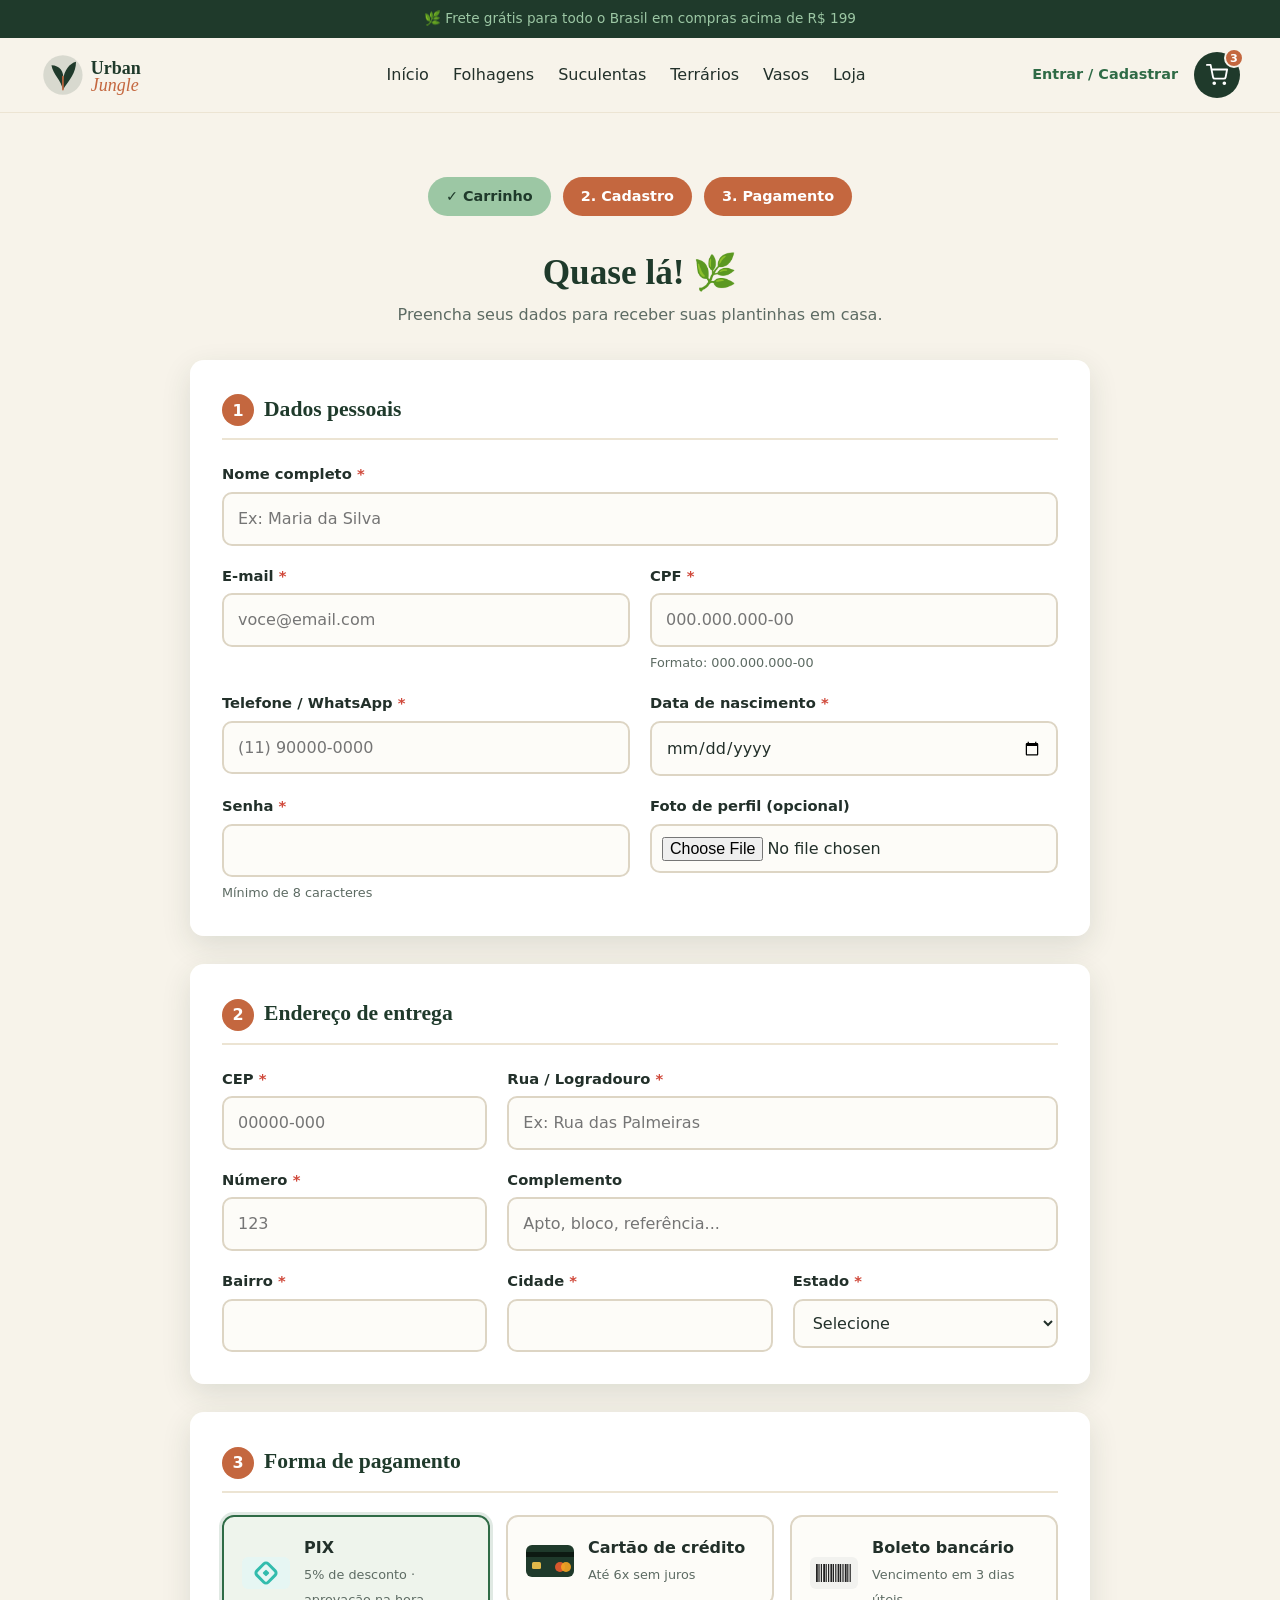
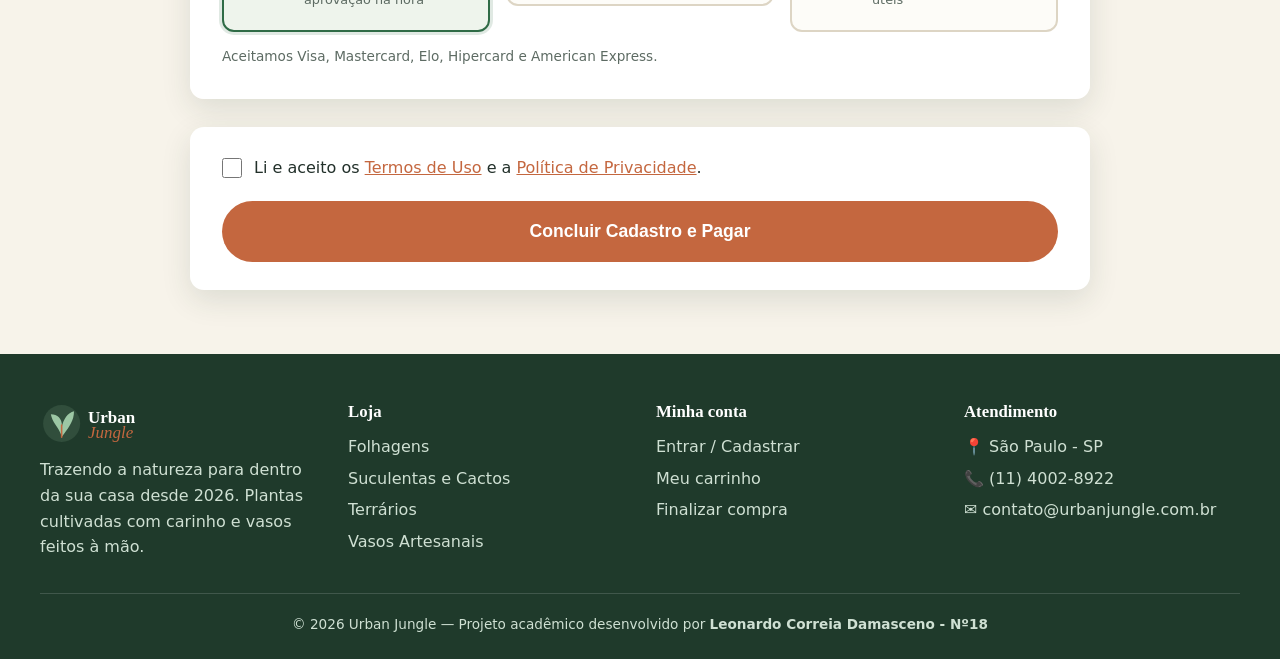
<file: cadastro.html>
<!DOCTYPE html>
<html lang="pt-BR">
<head>
  <meta charset="UTF-8">
  <meta name="viewport" content="width=device-width, initial-scale=1.0">
  <meta name="description" content="Cadastre-se e finalize sua compra na Urban Jungle.">
  <meta name="author" content="Leonardo Correia Damasceno - Nº18">
  <title>Cadastro e Pagamento | Urban Jungle</title>
  <link rel="icon" href="img/logo.svg" type="image/svg+xml">
  <link rel="stylesheet" href="style.css">
</head>
<body>
  <p class="topo-aviso">🌿 Frete grátis para todo o Brasil em compras acima de R$ 199</p>

  <header>
    <div class="container header-conteudo">
      <a href="index.html" class="logo">
        <img src="img/logo.svg" alt="Urban Jungle - Logotipo com folha verde e nome da loja" width="220" height="56">
      </a>

      <nav aria-label="Menu principal">
        <ul>
          <li><a href="index.html">Início</a></li>
          <li><a href="index.html#categorias">Folhagens</a></li>
          <li><a href="index.html#categorias">Suculentas</a></li>
          <li><a href="index.html#categorias">Terrários</a></li>
          <li><a href="index.html#categorias">Vasos</a></li>
          <li><a href="index.html#vitrine">Loja</a></li>
        </ul>
      </nav>

      <div class="acoes-header">
        <a href="cadastro.html" class="link-conta">Entrar / Cadastrar</a>
        <a href="carrinho.html" class="carrinho-icone" aria-label="Carrinho de compras com 3 itens">
          <svg viewBox="0 0 24 24" fill="none" stroke="currentColor" stroke-width="2" stroke-linecap="round" stroke-linejoin="round" aria-hidden="true"><circle cx="9" cy="21" r="1"/><circle cx="20" cy="21" r="1"/><path d="M1 1h4l2.7 13.4a2 2 0 0 0 2 1.6h9.7a2 2 0 0 0 2-1.6L23 6H6"/></svg>
          <span class="contador">3</span>
        </a>
      </div>
    </div>
  </header>

  <main class="secao">
    <div class="container">
      <ol class="etapas" aria-label="Etapas da compra">
        <li class="feita">✓ Carrinho</li>
        <li class="atual">2. Cadastro</li>
        <li class="atual">3. Pagamento</li>
      </ol>

      <h1 class="titulo-secao" style="text-align:center">Quase lá! 🌿</h1>
      <p class="subtitulo-secao" style="text-align:center">Preencha seus dados para receber suas plantinhas em casa.</p>

      <form class="form-checkout" action="#" method="post">

        <!-- Bloco 1: Dados pessoais -->
        <fieldset>
          <legend><span class="legend-num">1</span>Dados pessoais</legend>
          <div class="campos-grid">
            <div class="campo col-6">
              <label for="nome">Nome completo <span class="obrigatorio">*</span></label>
              <input type="text" id="nome" name="nome" placeholder="Ex: Maria da Silva" minlength="3" autocomplete="name" required>
            </div>
            <div class="campo">
              <label for="email">E-mail <span class="obrigatorio">*</span></label>
              <input type="email" id="email" name="email" placeholder="voce@email.com" autocomplete="email" required>
            </div>
            <div class="campo">
              <label for="cpf">CPF <span class="obrigatorio">*</span></label>
              <input type="text" id="cpf" name="cpf" placeholder="000.000.000-00" pattern="\d{3}\.?\d{3}\.?\d{3}-?\d{2}" inputmode="numeric" required>
              <small>Formato: 000.000.000-00</small>
            </div>
            <div class="campo">
              <label for="telefone">Telefone / WhatsApp <span class="obrigatorio">*</span></label>
              <input type="tel" id="telefone" name="telefone" placeholder="(11) 90000-0000" pattern="\(?\d{2}\)?\s?\d{4,5}-?\d{4}" autocomplete="tel" required>
            </div>
            <div class="campo">
              <label for="nascimento">Data de nascimento <span class="obrigatorio">*</span></label>
              <input type="date" id="nascimento" name="nascimento" max="2010-12-31" required>
            </div>
            <div class="campo">
              <label for="senha">Senha <span class="obrigatorio">*</span></label>
              <input type="password" id="senha" name="senha" minlength="8" autocomplete="new-password" required>
              <small>Mínimo de 8 caracteres</small>
            </div>
            <div class="campo">
              <label for="avatar">Foto de perfil (opcional)</label>
              <input type="file" id="avatar" name="avatar" accept="image/*">
            </div>
          </div>
        </fieldset>

        <!-- Bloco 2: Endereço -->
        <fieldset>
          <legend><span class="legend-num">2</span>Endereço de entrega</legend>
          <div class="campos-grid">
            <div class="campo col-2">
              <label for="cep">CEP <span class="obrigatorio">*</span></label>
              <input type="text" id="cep" name="cep" placeholder="00000-000" pattern="\d{5}-?\d{3}" inputmode="numeric" autocomplete="postal-code" required>
            </div>
            <div class="campo col-4">
              <label for="rua">Rua / Logradouro <span class="obrigatorio">*</span></label>
              <input type="text" id="rua" name="rua" placeholder="Ex: Rua das Palmeiras" autocomplete="address-line1" required>
            </div>
            <div class="campo col-2">
              <label for="numero">Número <span class="obrigatorio">*</span></label>
              <input type="text" id="numero" name="numero" placeholder="123" required>
            </div>
            <div class="campo col-4">
              <label for="complemento">Complemento</label>
              <input type="text" id="complemento" name="complemento" placeholder="Apto, bloco, referência...">
            </div>
            <div class="campo col-2">
              <label for="bairro">Bairro <span class="obrigatorio">*</span></label>
              <input type="text" id="bairro" name="bairro" required>
            </div>
            <div class="campo col-2">
              <label for="cidade">Cidade <span class="obrigatorio">*</span></label>
              <input type="text" id="cidade" name="cidade" autocomplete="address-level2" required>
            </div>
            <div class="campo col-2">
              <label for="estado">Estado <span class="obrigatorio">*</span></label>
              <select id="estado" name="estado" required>
                <option value="">Selecione</option>
                    <option value="AC">AC</option>
                    <option value="AL">AL</option>
                    <option value="AP">AP</option>
                    <option value="AM">AM</option>
                    <option value="BA">BA</option>
                    <option value="CE">CE</option>
                    <option value="DF">DF</option>
                    <option value="ES">ES</option>
                    <option value="GO">GO</option>
                    <option value="MA">MA</option>
                    <option value="MT">MT</option>
                    <option value="MS">MS</option>
                    <option value="MG">MG</option>
                    <option value="PA">PA</option>
                    <option value="PB">PB</option>
                    <option value="PR">PR</option>
                    <option value="PE">PE</option>
                    <option value="PI">PI</option>
                    <option value="RJ">RJ</option>
                    <option value="RN">RN</option>
                    <option value="RS">RS</option>
                    <option value="RO">RO</option>
                    <option value="RR">RR</option>
                    <option value="SC">SC</option>
                    <option value="SP">SP</option>
                    <option value="SE">SE</option>
                    <option value="TO">TO</option>
              </select>
            </div>
          </div>
        </fieldset>

        <!-- Bloco 3: Pagamento -->
        <fieldset>
          <legend><span class="legend-num">3</span>Forma de pagamento</legend>
          <div class="pagamentos">
            <div class="opcao-pagamento">
              <input type="radio" id="pag-pix" name="pagamento" value="pix" required checked>
              <label for="pag-pix">
                <img src="img/pix.svg" alt="Ícone do PIX" width="48" height="32">
                <span><strong>PIX</strong><small>5% de desconto · aprovação na hora</small></span>
              </label>
            </div>
            <div class="opcao-pagamento">
              <input type="radio" id="pag-cartao" name="pagamento" value="cartao">
              <label for="pag-cartao">
                <img src="img/cartao.svg" alt="Ícone de cartão de crédito" width="48" height="32">
                <span><strong>Cartão de crédito</strong><small>Até 6x sem juros</small></span>
              </label>
            </div>
            <div class="opcao-pagamento">
              <input type="radio" id="pag-boleto" name="pagamento" value="boleto">
              <label for="pag-boleto">
                <img src="img/boleto.svg" alt="Ícone de código de barras do boleto" width="48" height="32">
                <span><strong>Boleto bancário</strong><small>Vencimento em 3 dias úteis</small></span>
              </label>
            </div>
          </div>
          <p class="bandeiras">Aceitamos Visa, Mastercard, Elo, Hipercard e American Express.</p>
        </fieldset>

        <div class="finalizar">
          <div class="termos">
            <input type="checkbox" id="termos" name="termos" required>
            <label for="termos">Li e aceito os <a href="#">Termos de Uso</a> e a <a href="#">Política de Privacidade</a>.</label>
          </div>
          <button type="submit" class="btn btn-primario btn-enviar">Concluir Cadastro e Pagar</button>
        </div>
      </form>
    </div>
  </main>

  <footer>
    <div class="container">
      <div class="footer-grid">
        <div class="footer-logo">
          <img src="img/logo-branco.svg" alt="Urban Jungle - Logotipo em versão clara" width="220" height="56" loading="lazy">
          <p>Trazendo a natureza para dentro da sua casa desde 2026. Plantas cultivadas com carinho e vasos feitos à mão.</p>
        </div>
        <div>
          <h3>Loja</h3>
          <ul>
            <li><a href="index.html#vitrine">Folhagens</a></li>
            <li><a href="index.html#vitrine">Suculentas e Cactos</a></li>
            <li><a href="index.html#vitrine">Terrários</a></li>
            <li><a href="index.html#vitrine">Vasos Artesanais</a></li>
          </ul>
        </div>
        <div>
          <h3>Minha conta</h3>
          <ul>
            <li><a href="cadastro.html">Entrar / Cadastrar</a></li>
            <li><a href="carrinho.html">Meu carrinho</a></li>
            <li><a href="cadastro.html">Finalizar compra</a></li>
          </ul>
        </div>
        <div>
          <h3>Atendimento</h3>
          <ul>
            <li>📍 São Paulo - SP</li>
            <li>📞 (11) 4002-8922</li>
            <li>✉️ contato@urbanjungle.com.br</li>
          </ul>
        </div>
      </div>
      <p class="creditos">© 2026 Urban Jungle — Projeto acadêmico desenvolvido por <strong>Leonardo Correia Damasceno - Nº18</strong></p>
    </div>
  </footer>
</body>
</html>
</file>
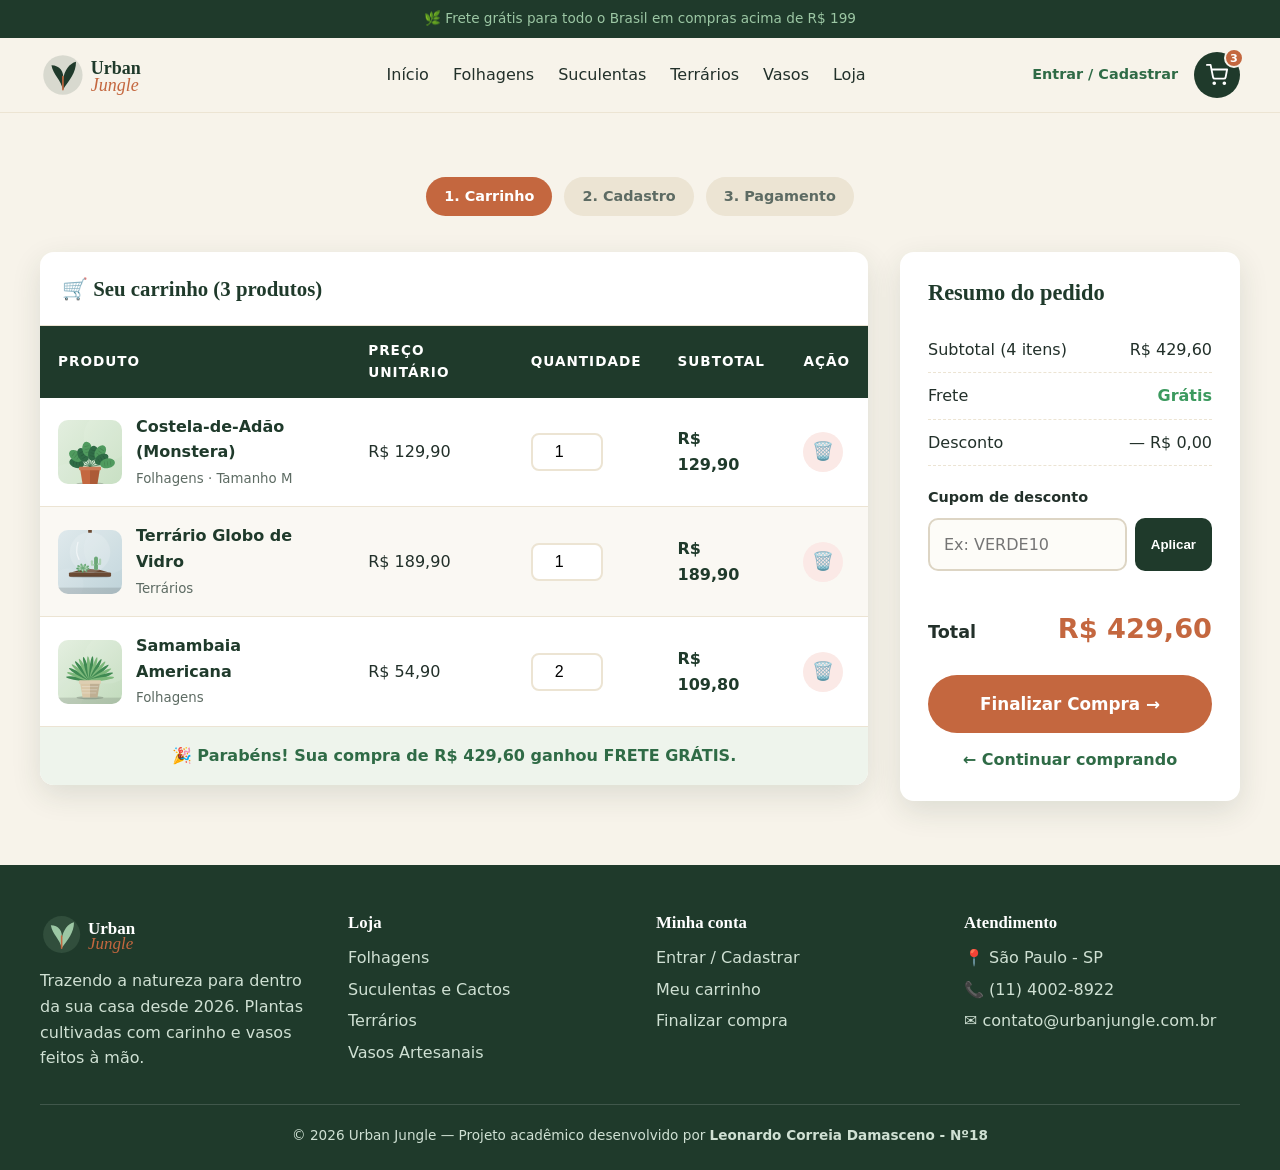
<file: carrinho.html>
<!DOCTYPE html>
<html lang="pt-BR">
<head>
  <meta charset="UTF-8">
  <meta name="viewport" content="width=device-width, initial-scale=1.0">
  <meta name="description" content="Revise os itens do seu carrinho de compras.">
  <meta name="author" content="Leonardo Correia Damasceno - Nº18">
  <title>Meu Carrinho | Urban Jungle</title>
  <link rel="icon" href="img/logo.svg" type="image/svg+xml">
  <link rel="stylesheet" href="style.css">
</head>
<body>
  <p class="topo-aviso">🌿 Frete grátis para todo o Brasil em compras acima de R$ 199</p>

  <header>
    <div class="container header-conteudo">
      <a href="index.html" class="logo">
        <img src="img/logo.svg" alt="Urban Jungle - Logotipo com folha verde e nome da loja" width="220" height="56">
      </a>

      <nav aria-label="Menu principal">
        <ul>
          <li><a href="index.html">Início</a></li>
          <li><a href="index.html#categorias">Folhagens</a></li>
          <li><a href="index.html#categorias">Suculentas</a></li>
          <li><a href="index.html#categorias">Terrários</a></li>
          <li><a href="index.html#categorias">Vasos</a></li>
          <li><a href="index.html#vitrine">Loja</a></li>
        </ul>
      </nav>

      <div class="acoes-header">
        <a href="cadastro.html" class="link-conta">Entrar / Cadastrar</a>
        <a href="carrinho.html" class="carrinho-icone" aria-label="Carrinho de compras com 3 itens">
          <svg viewBox="0 0 24 24" fill="none" stroke="currentColor" stroke-width="2" stroke-linecap="round" stroke-linejoin="round" aria-hidden="true"><circle cx="9" cy="21" r="1"/><circle cx="20" cy="21" r="1"/><path d="M1 1h4l2.7 13.4a2 2 0 0 0 2 1.6h9.7a2 2 0 0 0 2-1.6L23 6H6"/></svg>
          <span class="contador">3</span>
        </a>
      </div>
    </div>
  </header>

  <main class="secao">
    <div class="container">
      <ol class="etapas" aria-label="Etapas da compra">
        <li class="atual">1. Carrinho</li>
        <li>2. Cadastro</li>
        <li>3. Pagamento</li>
      </ol>

      <div class="carrinho-layout">
        <div class="tabela-wrapper">
          <table class="tabela-carrinho">
            <caption>🛒 Seu carrinho (3 produtos)</caption>
            <thead>
              <tr>
                <th scope="col">Produto</th>
                <th scope="col">Preço unitário</th>
                <th scope="col">Quantidade</th>
                <th scope="col">Subtotal</th>
                <th scope="col">Ação</th>
              </tr>
            </thead>
            <tbody>
                <tr>
                  <td>
                    <div class="item-produto">
                      <img src="img/produto-costela-de-adao.svg" alt="Costela-de-adão em vaso terracota" width="64" height="64">
                      <div><strong>Costela-de-Adão (Monstera)</strong><small>Folhagens · Tamanho M</small></div>
                    </div>
                  </td>
                  <td>R$ 129,90</td>
                  <td>
                    <label for="qtd-1" class="sr-only">Quantidade de Costela-de-Adão (Monstera)</label>
                    <input type="number" id="qtd-1" class="input-qtd" min="1" value="1">
                  </td>
                  <td class="subtotal-item">R$ 129,90</td>
                  <td><button type="button" class="btn-remover" aria-label="Remover Costela-de-Adão (Monstera) do carrinho">🗑️</button></td>
                </tr>

                <tr>
                  <td>
                    <div class="item-produto">
                      <img src="img/produto-terrario.svg" alt="Terrário de vidro esférico com suculentas" width="64" height="64">
                      <div><strong>Terrário Globo de Vidro</strong><small>Terrários</small></div>
                    </div>
                  </td>
                  <td>R$ 189,90</td>
                  <td>
                    <label for="qtd-2" class="sr-only">Quantidade de Terrário Globo de Vidro</label>
                    <input type="number" id="qtd-2" class="input-qtd" min="1" value="1">
                  </td>
                  <td class="subtotal-item">R$ 189,90</td>
                  <td><button type="button" class="btn-remover" aria-label="Remover Terrário Globo de Vidro do carrinho">🗑️</button></td>
                </tr>

                <tr>
                  <td>
                    <div class="item-produto">
                      <img src="img/produto-samambaia.svg" alt="Samambaia americana em vaso creme" width="64" height="64">
                      <div><strong>Samambaia Americana</strong><small>Folhagens</small></div>
                    </div>
                  </td>
                  <td>R$ 54,90</td>
                  <td>
                    <label for="qtd-3" class="sr-only">Quantidade de Samambaia Americana</label>
                    <input type="number" id="qtd-3" class="input-qtd" min="1" value="2">
                  </td>
                  <td class="subtotal-item">R$ 109,80</td>
                  <td><button type="button" class="btn-remover" aria-label="Remover Samambaia Americana do carrinho">🗑️</button></td>
                </tr>
            </tbody>
            <tfoot>
              <tr>
                <td colspan="5">🎉 Parabéns! Sua compra de R$ 429,60 ganhou FRETE GRÁTIS.</td>
              </tr>
            </tfoot>
          </table>
        </div>

        <aside class="order-summary">
          <h2>Resumo do pedido</h2>
          <div class="linha-resumo"><span>Subtotal (4 itens)</span><span>R$ 429,60</span></div>
          <div class="linha-resumo"><span>Frete</span><span class="frete-gratis">Grátis</span></div>
          <div class="linha-resumo"><span>Desconto</span><span>— R$ 0,00</span></div>

          <div class="cupom">
            <label for="cupom">Cupom de desconto</label>
            <div class="cupom-campos">
              <input type="text" id="cupom" name="cupom" placeholder="Ex: VERDE10">
              <button type="button">Aplicar</button>
            </div>
          </div>

          <div class="linha-total"><span>Total</span><span>R$ 429,60</span></div>

          <a href="cadastro.html" class="btn-checkout">Finalizar Compra →</a>
          <a href="index.html#vitrine" class="continuar">← Continuar comprando</a>
        </aside>
      </div>
    </div>
  </main>

  <footer>
    <div class="container">
      <div class="footer-grid">
        <div class="footer-logo">
          <img src="img/logo-branco.svg" alt="Urban Jungle - Logotipo em versão clara" width="220" height="56" loading="lazy">
          <p>Trazendo a natureza para dentro da sua casa desde 2026. Plantas cultivadas com carinho e vasos feitos à mão.</p>
        </div>
        <div>
          <h3>Loja</h3>
          <ul>
            <li><a href="index.html#vitrine">Folhagens</a></li>
            <li><a href="index.html#vitrine">Suculentas e Cactos</a></li>
            <li><a href="index.html#vitrine">Terrários</a></li>
            <li><a href="index.html#vitrine">Vasos Artesanais</a></li>
          </ul>
        </div>
        <div>
          <h3>Minha conta</h3>
          <ul>
            <li><a href="cadastro.html">Entrar / Cadastrar</a></li>
            <li><a href="carrinho.html">Meu carrinho</a></li>
            <li><a href="cadastro.html">Finalizar compra</a></li>
          </ul>
        </div>
        <div>
          <h3>Atendimento</h3>
          <ul>
            <li>📍 São Paulo - SP</li>
            <li>📞 (11) 4002-8922</li>
            <li>✉️ contato@urbanjungle.com.br</li>
          </ul>
        </div>
      </div>
      <p class="creditos">© 2026 Urban Jungle — Projeto acadêmico desenvolvido por <strong>Leonardo Correia Damasceno - Nº18</strong></p>
    </div>
  </footer>
</body>
</html>
</file>
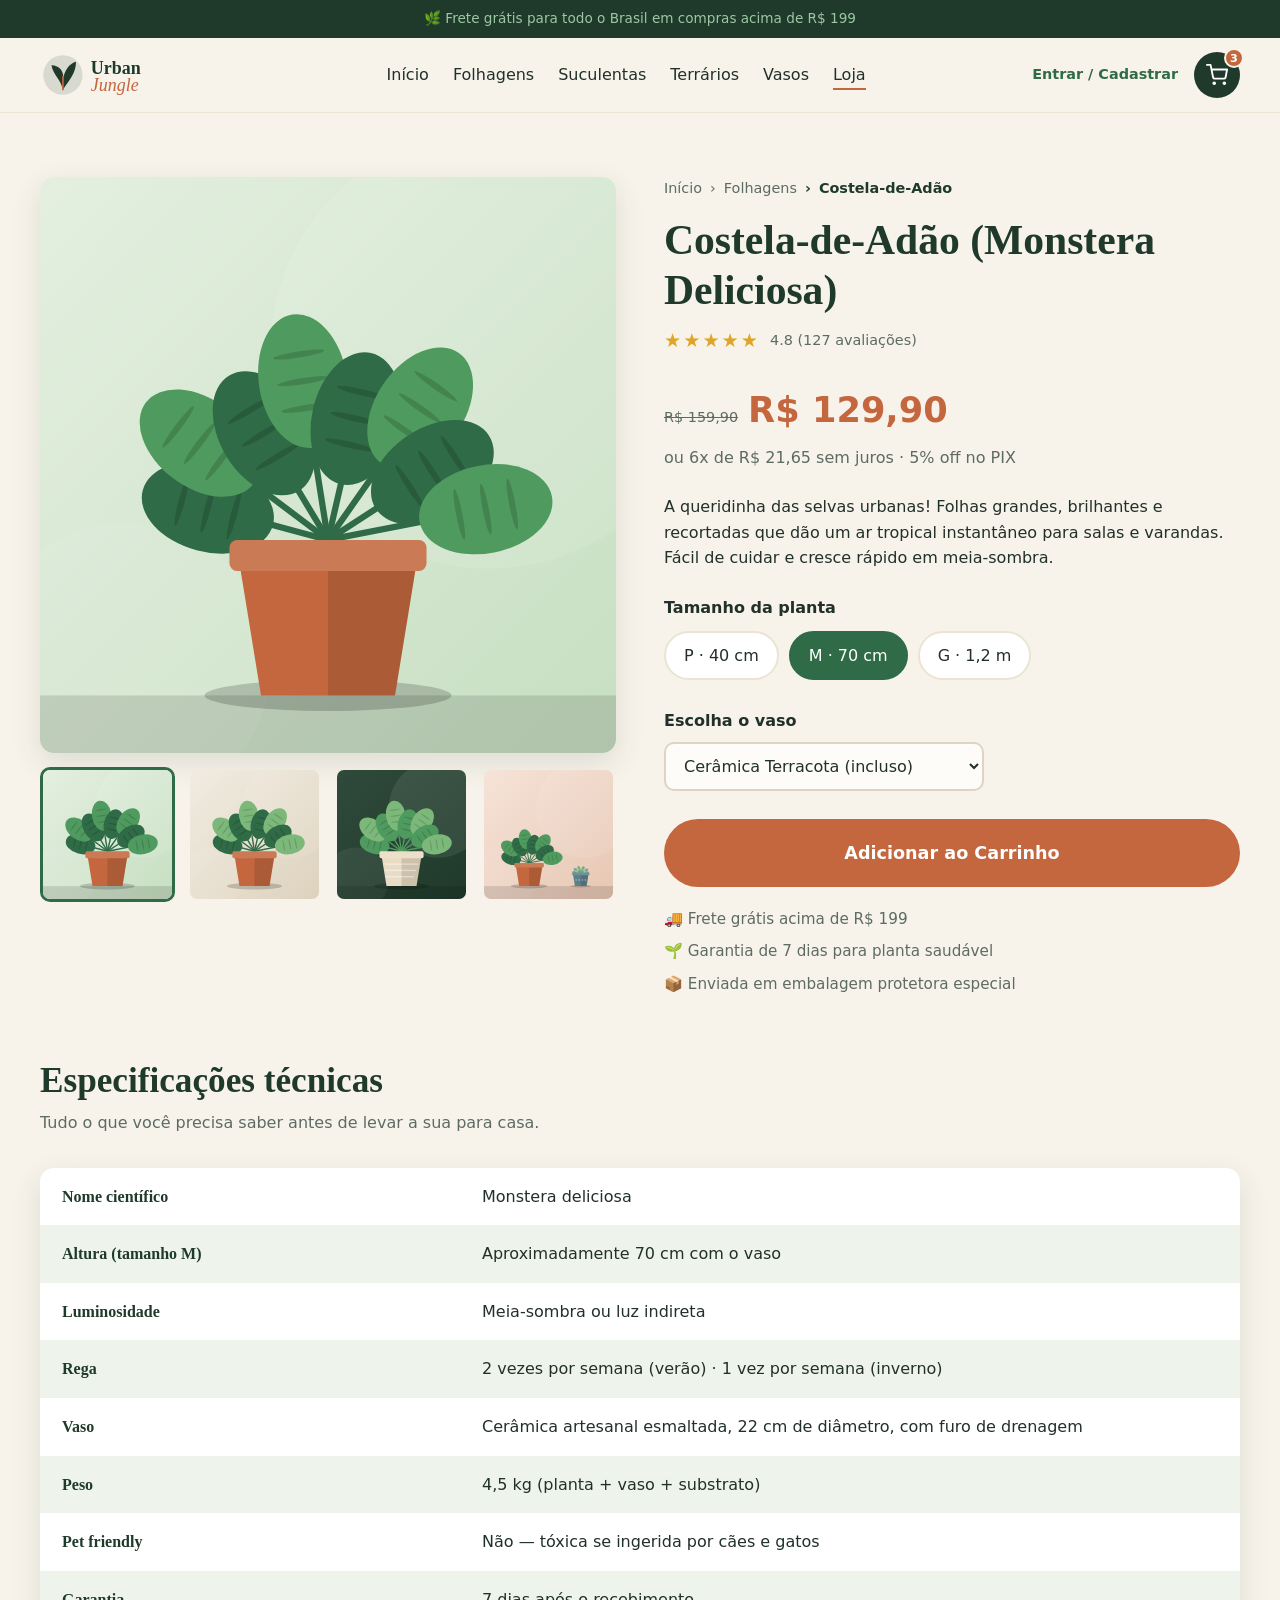
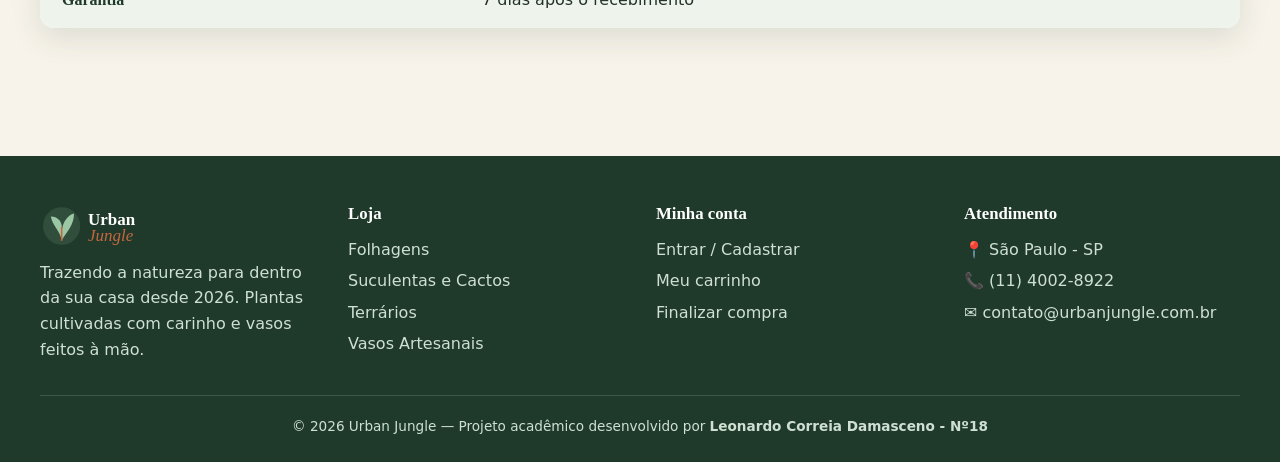
<file: produto.html>
<!DOCTYPE html>
<html lang="pt-BR">
<head>
  <meta charset="UTF-8">
  <meta name="viewport" content="width=device-width, initial-scale=1.0">
  <meta name="description" content="Detalhes da Costela-de-Adão: fotos, preço e especificações técnicas.">
  <meta name="author" content="Leonardo Correia Damasceno - Nº18">
  <title>Costela-de-Adão (Monstera Deliciosa) | Urban Jungle</title>
  <link rel="icon" href="img/logo.svg" type="image/svg+xml">
  <link rel="stylesheet" href="style.css">
</head>
<body>
  <p class="topo-aviso">🌿 Frete grátis para todo o Brasil em compras acima de R$ 199</p>

  <header>
    <div class="container header-conteudo">
      <a href="index.html" class="logo">
        <img src="img/logo.svg" alt="Urban Jungle - Logotipo com folha verde e nome da loja" width="220" height="56">
      </a>

      <nav aria-label="Menu principal">
        <ul>
          <li><a href="index.html">Início</a></li>
          <li><a href="index.html#categorias">Folhagens</a></li>
          <li><a href="index.html#categorias">Suculentas</a></li>
          <li><a href="index.html#categorias">Terrários</a></li>
          <li><a href="index.html#categorias">Vasos</a></li>
          <li><a href="index.html#vitrine" class="ativo">Loja</a></li>
        </ul>
      </nav>

      <div class="acoes-header">
        <a href="cadastro.html" class="link-conta">Entrar / Cadastrar</a>
        <a href="carrinho.html" class="carrinho-icone" aria-label="Carrinho de compras com 3 itens">
          <svg viewBox="0 0 24 24" fill="none" stroke="currentColor" stroke-width="2" stroke-linecap="round" stroke-linejoin="round" aria-hidden="true"><circle cx="9" cy="21" r="1"/><circle cx="20" cy="21" r="1"/><path d="M1 1h4l2.7 13.4a2 2 0 0 0 2 1.6h9.7a2 2 0 0 0 2-1.6L23 6H6"/></svg>
          <span class="contador">3</span>
        </a>
      </div>
    </div>
  </header>

  <main class="secao">
    <div class="container">
      <section class="produto-detalhe">
        <!-- Coluna esquerda: galeria -->
        <div class="galeria">
          <div class="galeria-principal">
            <img src="img/costela-1.svg" alt="Costela-de-adão Monstera Deliciosa com folhas grandes recortadas em vaso de cerâmica terracota" width="1000" height="1000">
          </div>
          <div class="miniaturas">
            <img src="img/costela-1.svg" alt="Costela-de-adão em vaso terracota, vista frontal" width="1000" height="1000" loading="lazy" class="miniatura-ativa">
            <img src="img/costela-2.svg" alt="Costela-de-adão sobre fundo claro, detalhe das folhas recortadas" width="1000" height="1000" loading="lazy">
            <img src="img/costela-3.svg" alt="Costela-de-adão em vaso creme listrado sobre fundo verde-escuro" width="1000" height="1000" loading="lazy">
            <img src="img/costela-4.svg" alt="Costela-de-adão ao lado de uma suculenta em vaso azul, ambientada" width="1000" height="1000" loading="lazy">
          </div>
        </div>

        <!-- Coluna direita: informações de compra -->
        <div class="info-compra">
          <nav class="breadcrumb" aria-label="Trilha de navegação">
            <ol>
              <li><a href="index.html">Início</a></li>
              <li><a href="index.html#categorias">Folhagens</a></li>
              <li aria-current="page">Costela-de-Adão</li>
            </ol>
          </nav>

          <h1>Costela-de-Adão (Monstera Deliciosa)</h1>

          <div class="avaliacao">
            <span class="estrelas" aria-label="Avaliação 4.8 de 5 estrelas">★★★★★</span>
            <span>4.8 (127 avaliações)</span>
          </div>

          <div class="preco">
            <span class="preco-antigo">R$ 159,90</span>
            <span class="preco-atual">R$ 129,90</span>
          </div>
          <p class="parcelamento">ou 6x de R$ 21,65 sem juros · 5% off no PIX</p>

          <p class="descricao">A queridinha das selvas urbanas! Folhas grandes, brilhantes e recortadas que dão um ar tropical instantâneo para salas e varandas. Fácil de cuidar e cresce rápido em meia-sombra.</p>

          <fieldset class="opcoes">
            <legend>Tamanho da planta</legend>
            <div class="opcoes-radio">
              <input type="radio" id="tam-p" name="tamanho" value="P">
              <label for="tam-p">P · 40 cm</label>
              <input type="radio" id="tam-m" name="tamanho" value="M" checked>
              <label for="tam-m">M · 70 cm</label>
              <input type="radio" id="tam-g" name="tamanho" value="G">
              <label for="tam-g">G · 1,2 m</label>
            </div>
          </fieldset>

          <div class="campo-select">
            <label for="vaso">Escolha o vaso</label>
            <select id="vaso" name="vaso">
              <option value="terracota">Cerâmica Terracota (incluso)</option>
              <option value="creme">Cerâmica Creme Listrado (+ R$ 20,00)</option>
              <option value="azul">Cerâmica Azul Petróleo (+ R$ 25,00)</option>
              <option value="sem">Sem vaso (apenas a planta)</option>
            </select>
          </div>

          <a href="carrinho.html" class="btn btn-primario btn-comprar">Adicionar ao Carrinho</a>

          <ul class="garantias">
            <li>🚚 Frete grátis acima de R$ 199</li>
            <li>🌱 Garantia de 7 dias para planta saudável</li>
            <li>📦 Enviada em embalagem protetora especial</li>
          </ul>
        </div>
      </section>

      <!-- Tabela de especificações técnicas -->
      <section class="secao">
        <h2 class="titulo-secao">Especificações técnicas</h2>
        <p class="subtitulo-secao">Tudo o que você precisa saber antes de levar a sua para casa.</p>
        <table class="tabela-specs">
          <tbody>
            <tr><th scope="row">Nome científico</th><td>Monstera deliciosa</td></tr>
            <tr><th scope="row">Altura (tamanho M)</th><td>Aproximadamente 70 cm com o vaso</td></tr>
            <tr><th scope="row">Luminosidade</th><td>Meia-sombra ou luz indireta</td></tr>
            <tr><th scope="row">Rega</th><td>2 vezes por semana (verão) · 1 vez por semana (inverno)</td></tr>
            <tr><th scope="row">Vaso</th><td>Cerâmica artesanal esmaltada, 22 cm de diâmetro, com furo de drenagem</td></tr>
            <tr><th scope="row">Peso</th><td>4,5 kg (planta + vaso + substrato)</td></tr>
            <tr><th scope="row">Pet friendly</th><td>Não — tóxica se ingerida por cães e gatos</td></tr>
            <tr><th scope="row">Garantia</th><td>7 dias após o recebimento</td></tr>
          </tbody>
        </table>
      </section>
    </div>
  </main>

  <footer>
    <div class="container">
      <div class="footer-grid">
        <div class="footer-logo">
          <img src="img/logo-branco.svg" alt="Urban Jungle - Logotipo em versão clara" width="220" height="56" loading="lazy">
          <p>Trazendo a natureza para dentro da sua casa desde 2026. Plantas cultivadas com carinho e vasos feitos à mão.</p>
        </div>
        <div>
          <h3>Loja</h3>
          <ul>
            <li><a href="index.html#vitrine">Folhagens</a></li>
            <li><a href="index.html#vitrine">Suculentas e Cactos</a></li>
            <li><a href="index.html#vitrine">Terrários</a></li>
            <li><a href="index.html#vitrine">Vasos Artesanais</a></li>
          </ul>
        </div>
        <div>
          <h3>Minha conta</h3>
          <ul>
            <li><a href="cadastro.html">Entrar / Cadastrar</a></li>
            <li><a href="carrinho.html">Meu carrinho</a></li>
            <li><a href="cadastro.html">Finalizar compra</a></li>
          </ul>
        </div>
        <div>
          <h3>Atendimento</h3>
          <ul>
            <li>📍 São Paulo - SP</li>
            <li>📞 (11) 4002-8922</li>
            <li>✉️ contato@urbanjungle.com.br</li>
          </ul>
        </div>
      </div>
      <p class="creditos">© 2026 Urban Jungle — Projeto acadêmico desenvolvido por <strong>Leonardo Correia Damasceno - Nº18</strong></p>
    </div>
  </footer>
</body>
</html>
</file>
<file: style.css>
/* ===========================================================
   URBAN JUNGLE — Plantas ornamentais, terrários e vasos artesanais
   Leonardo Correia Damasceno - Nº18
   =========================================================== */

/* ---------- Variáveis e reset ---------- */
:root {
  --verde-escuro: #1f3a2b;
  --verde: #2f6b46;
  --verde-claro: #9cc7a4;
  --terracota: #c4673f;
  --terracota-escuro: #a4512e;
  --creme: #f7f3ea;
  --areia: #ece4d3;
  --texto: #22302a;
  --texto-suave: #5d6b63;
  --branco: #ffffff;
  --sucesso: #3c9a5f;
  --erro: #d0493b;
  --raio: 14px;
  --sombra: 0 10px 30px rgba(31, 58, 43, 0.12);
  --fonte-titulo: Georgia, "Times New Roman", serif;
  --fonte-texto: "Segoe UI", system-ui, -apple-system, Roboto, Arial, sans-serif;
}

*,
*::before,
*::after {
  box-sizing: border-box;
  margin: 0;
  padding: 0;
}

html {
  scroll-behavior: smooth;
}

body {
  font-family: var(--fonte-texto);
  background: var(--creme);
  color: var(--texto);
  line-height: 1.6;
}

img {
  max-width: 100%;
  height: auto;
  display: block;
}

a {
  color: inherit;
  text-decoration: none;
}

h1, h2, h3 {
  font-family: var(--fonte-titulo);
  color: var(--verde-escuro);
  line-height: 1.2;
}

.container {
  width: min(1200px, 100% - 32px);
  margin-inline: auto;
}

.titulo-secao {
  font-size: clamp(1.6rem, 3vw, 2.2rem);
  margin-bottom: 8px;
}

.subtitulo-secao {
  color: var(--texto-suave);
  margin-bottom: 32px;
}

.secao {
  padding: 64px 0;
}

/* ---------- Botões ---------- */
.btn {
  display: inline-block;
  padding: 14px 28px;
  border-radius: 999px;
  font-weight: 600;
  border: 2px solid transparent;
  cursor: pointer;
  font-size: 1rem;
  transition: background 0.25s, transform 0.25s, box-shadow 0.25s;
}

.btn-primario {
  background: var(--terracota);
  color: var(--branco);
}

.btn-primario:hover {
  background: var(--terracota-escuro);
  transform: translateY(-2px);
  box-shadow: 0 8px 20px rgba(196, 103, 63, 0.35);
}

.btn-claro {
  background: var(--branco);
  color: var(--verde-escuro);
}

.btn-claro:hover {
  background: var(--verde-claro);
}

/* ===========================================================
   1. CABEÇALHO
   =========================================================== */
.topo-aviso {
  background: var(--verde-escuro);
  color: var(--verde-claro);
  text-align: center;
  font-size: 0.85rem;
  padding: 8px 16px;
}

header {
  background: var(--creme);
  border-bottom: 1px solid var(--areia);
  position: sticky;
  top: 0;
  z-index: 100;
}

.header-conteudo {
  display: flex;
  align-items: center;
  justify-content: space-between;
  gap: 24px;
  padding: 14px 0;
  flex-wrap: wrap;
}

.logo img {
  width: 180px;
  height: auto;
}

nav ul {
  list-style: none;
  display: flex;
  align-items: center;
  gap: 24px;
  flex-wrap: wrap;
}

nav a {
  font-weight: 500;
  position: relative;
  padding: 4px 0;
}

nav a:not(.carrinho-icone)::after {
  content: "";
  position: absolute;
  left: 0;
  bottom: -2px;
  width: 0;
  height: 2px;
  background: var(--terracota);
  transition: width 0.25s;
}

nav a:hover::after,
nav a.ativo::after {
  width: 100%;
}

.acoes-header {
  display: flex;
  align-items: center;
  gap: 16px;
}

.link-conta {
  font-size: 0.9rem;
  font-weight: 600;
  color: var(--verde);
}

.carrinho-icone {
  position: relative;
  display: grid;
  place-items: center;
  width: 46px;
  height: 46px;
  border-radius: 50%;
  background: var(--verde-escuro);
  color: var(--branco);
  transition: background 0.25s;
}

.carrinho-icone:hover {
  background: var(--terracota);
}

.carrinho-icone svg {
  width: 22px;
  height: 22px;
}

.contador {
  position: absolute;
  top: -4px;
  right: -4px;
  background: var(--terracota);
  color: var(--branco);
  font-size: 0.7rem;
  font-weight: 700;
  width: 20px;
  height: 20px;
  border-radius: 50%;
  display: grid;
  place-items: center;
  border: 2px solid var(--creme);
}

/* ===========================================================
   2. HERO — CARROSSEL (scroll-snap) + <picture>
   =========================================================== */
.hero {
  position: relative;
}

.carrossel {
  display: flex;
  overflow-x: auto;
  scroll-snap-type: x mandatory;
  scroll-behavior: smooth;
  scrollbar-width: none;
}

.carrossel::-webkit-scrollbar {
  display: none;
}

.slide {
  flex: 0 0 100%;
  scroll-snap-align: start;
  position: relative;
  min-height: 480px;
}

.slide picture,
.slide picture img {
  position: absolute;
  inset: 0;
  width: 100%;
  height: 100%;
}

.slide picture img {
  object-fit: cover;
}

.slide-texto {
  position: relative;
  z-index: 2;
  color: var(--branco);
  max-width: 520px;
  padding: 90px 0;
}

.slide-texto .selo {
  display: inline-block;
  background: var(--terracota);
  padding: 4px 14px;
  border-radius: 999px;
  font-size: 0.8rem;
  font-weight: 700;
  letter-spacing: 1px;
  margin-bottom: 16px;
}

.slide-texto h2 {
  color: var(--branco);
  font-size: clamp(2rem, 5vw, 3.4rem);
  margin-bottom: 16px;
}

.slide-texto p {
  font-size: 1.1rem;
  margin-bottom: 28px;
  opacity: 0.9;
}

.indicadores {
  position: absolute;
  bottom: 20px;
  left: 50%;
  transform: translateX(-50%);
  display: flex;
  gap: 10px;
  z-index: 3;
}

.indicadores a {
  width: 12px;
  height: 12px;
  border-radius: 50%;
  background: rgba(255, 255, 255, 0.5);
  transition: background 0.25s, transform 0.25s;
}

.indicadores a:hover {
  background: var(--branco);
  transform: scale(1.3);
}

/* ===========================================================
   3. CATEGORIAS CIRCULARES
   =========================================================== */
.categorias-grid {
  list-style: none;
  display: grid;
  grid-template-columns: repeat(auto-fit, minmax(160px, 1fr));
  gap: 32px;
  text-align: center;
}

.categoria a {
  display: flex;
  flex-direction: column;
  align-items: center;
  gap: 14px;
}

.categoria img {
  width: 160px;
  height: 160px;
  border-radius: 50%;
  object-fit: cover;
  border: 4px solid transparent;
  box-shadow: var(--sombra);
  transition: transform 0.3s ease, border-color 0.3s ease;
}

.categoria a:hover img {
  transform: scale(1.08);
  border-color: var(--terracota);
}

.categoria h3 {
  font-size: 1.1rem;
}

.categoria span {
  font-size: 0.85rem;
  color: var(--texto-suave);
}

/* ===========================================================
   4. VITRINE DE PRODUTOS
   =========================================================== */
.vitrine {
  background: var(--areia);
}

.produtos-grid {
  display: grid;
  grid-template-columns: repeat(auto-fill, minmax(260px, 1fr));
  gap: 28px;
}

.card-produto {
  background: var(--branco);
  border-radius: var(--raio);
  overflow: hidden;
  box-shadow: var(--sombra);
  transition: transform 0.3s, box-shadow 0.3s;
  display: flex;
  flex-direction: column;
}

.card-produto:hover {
  transform: translateY(-6px);
  box-shadow: 0 16px 40px rgba(31, 58, 43, 0.18);
}

.card-produto figure {
  display: flex;
  flex-direction: column;
  height: 100%;
}

.foto-produto {
  position: relative;
  overflow: hidden; /* necessário para o zoom não vazar */
}

.foto-produto img {
  width: 100%;
  aspect-ratio: 1 / 1;
  object-fit: cover;
  transition: transform 0.5s ease;
}

.card-produto:hover .foto-produto img {
  transform: scale(1.1);
}

.tag {
  position: absolute;
  top: 14px;
  left: 14px;
  background: var(--verde-escuro);
  color: var(--branco);
  font-size: 0.75rem;
  font-weight: 700;
  padding: 4px 12px;
  border-radius: 999px;
  z-index: 2;
}

.tag-oferta {
  background: var(--terracota);
}

.card-produto figcaption {
  padding: 20px;
  display: flex;
  flex-direction: column;
  gap: 6px;
  flex: 1;
}

.card-produto .categoria-produto {
  font-size: 0.78rem;
  text-transform: uppercase;
  letter-spacing: 1px;
  color: var(--verde);
  font-weight: 700;
}

.card-produto h3 {
  font-size: 1.15rem;
}

.preco {
  display: flex;
  align-items: baseline;
  gap: 10px;
  margin-top: auto;
  padding-top: 8px;
}

.preco-antigo {
  text-decoration: line-through;
  color: var(--texto-suave);
  font-size: 0.9rem;
}

.preco-atual {
  font-size: 1.35rem;
  font-weight: 700;
  color: var(--terracota);
}

.btn-card {
  margin-top: 12px;
  text-align: center;
  padding: 10px;
  border-radius: 999px;
  background: var(--verde-escuro);
  color: var(--branco);
  font-weight: 600;
  transition: background 0.25s;
}

.btn-card:hover {
  background: var(--terracota);
}

/* ===========================================================
   5. PRODUTO ESGOTADO (filter)
   =========================================================== */
.esgotado .foto-produto img {
  filter: grayscale(100%);
  opacity: 0.7;
}

.etiqueta-esgotado {
  position: absolute;
  top: 50%;
  left: 50%;
  transform: translate(-50%, -50%) rotate(-12deg);
  background: var(--erro);
  color: var(--branco);
  font-weight: 800;
  letter-spacing: 3px;
  padding: 10px 26px;
  border-radius: 6px;
  box-shadow: 0 6px 18px rgba(0, 0, 0, 0.25);
  z-index: 3;
}

.esgotado .preco-atual {
  color: var(--texto-suave);
}

.esgotado .btn-card {
  background: #9aa39e;
  pointer-events: none;
}

/* ---------- Faixa de benefícios ---------- */
.beneficios {
  display: grid;
  grid-template-columns: repeat(auto-fit, minmax(220px, 1fr));
  gap: 24px;
}

.beneficio {
  background: var(--branco);
  padding: 24px;
  border-radius: var(--raio);
  border-left: 4px solid var(--terracota);
}

.beneficio strong {
  display: block;
  font-family: var(--fonte-titulo);
  color: var(--verde-escuro);
  font-size: 1.1rem;
  margin-bottom: 4px;
}

/* ===========================================================
   RODAPÉ
   =========================================================== */
footer {
  background: var(--verde-escuro);
  color: #cfe0d3;
  padding: 48px 0 24px;
}

.footer-grid {
  display: grid;
  grid-template-columns: repeat(auto-fit, minmax(200px, 1fr));
  gap: 32px;
  margin-bottom: 32px;
}

footer h3 {
  color: var(--branco);
  font-size: 1.05rem;
  margin-bottom: 12px;
}

footer ul {
  list-style: none;
}

footer li {
  margin-bottom: 6px;
}

footer a:hover {
  color: var(--verde-claro);
}

.footer-logo img {
  width: 170px;
  margin-bottom: 12px;
}

.creditos {
  border-top: 1px solid rgba(255, 255, 255, 0.15);
  padding-top: 20px;
  text-align: center;
  font-size: 0.85rem;
}

/* ===========================================================
   PÁGINA: PRODUTO
   =========================================================== */
.produto-detalhe {
  display: grid;
  grid-template-columns: 1fr 1fr;
  gap: 48px;
  align-items: start;
}

.galeria-principal {
  border-radius: var(--raio);
  overflow: hidden;
  box-shadow: var(--sombra);
}

.galeria-principal img {
  width: 100%;
  aspect-ratio: 1 / 1;
  object-fit: cover;
}

.miniaturas {
  display: grid;
  grid-template-columns: repeat(4, 1fr);
  gap: 12px;
  margin-top: 14px;
}

.miniaturas img {
  width: 100%;
  aspect-ratio: 1 / 1;
  object-fit: cover;
  border-radius: 10px;
  border: 3px solid transparent;
  cursor: pointer;
  transition: border-color 0.25s, transform 0.25s;
}

.miniaturas img:hover {
  border-color: var(--terracota);
  transform: translateY(-3px);
}

.miniaturas .miniatura-ativa {
  border-color: var(--verde);
}

.breadcrumb ol {
  list-style: none;
  display: flex;
  flex-wrap: wrap;
  gap: 8px;
  font-size: 0.9rem;
  color: var(--texto-suave);
  margin-bottom: 16px;
}

.breadcrumb li + li::before {
  content: "›";
  margin-right: 8px;
}

.breadcrumb a:hover {
  color: var(--terracota);
}

.breadcrumb [aria-current="page"] {
  color: var(--verde-escuro);
  font-weight: 600;
}

.info-compra h1 {
  font-size: clamp(1.8rem, 4vw, 2.6rem);
  margin-bottom: 10px;
}

.avaliacao {
  display: flex;
  align-items: center;
  gap: 10px;
  margin-bottom: 18px;
}

.estrelas {
  color: #e0a526;
  font-size: 1.2rem;
  letter-spacing: 2px;
}

.avaliacao span:last-child {
  color: var(--texto-suave);
  font-size: 0.9rem;
}

.info-compra .preco {
  margin-bottom: 6px;
}

.info-compra .preco-atual {
  font-size: 2.2rem;
}

.parcelamento {
  color: var(--texto-suave);
  margin-bottom: 24px;
}

.descricao {
  margin-bottom: 24px;
}

.opcoes {
  border: none;
  margin-bottom: 28px;
}

.opcoes legend {
  font-weight: 700;
  margin-bottom: 10px;
}

.opcoes-radio {
  display: flex;
  flex-wrap: wrap;
  gap: 10px;
}

/* botões de rádio estilizados */
.opcoes-radio input {
  position: absolute;
  opacity: 0;
  pointer-events: none;
}

.opcoes-radio label {
  padding: 10px 18px;
  border: 2px solid var(--areia);
  border-radius: 999px;
  background: var(--branco);
  cursor: pointer;
  font-weight: 500;
  transition: border-color 0.2s, background 0.2s;
}

.opcoes-radio label:hover {
  border-color: var(--verde-claro);
}

.opcoes-radio input:checked + label {
  border-color: var(--verde);
  background: var(--verde);
  color: var(--branco);
}

.opcoes-radio input:focus-visible + label {
  outline: 3px solid var(--terracota);
  outline-offset: 2px;
}

.campo-select {
  margin-bottom: 28px;
}

.campo-select label {
  display: block;
  font-weight: 700;
  margin-bottom: 8px;
}

.campo-select select {
  width: 100%;
  max-width: 320px;
}

.btn-comprar {
  width: 100%;
  text-align: center;
  font-size: 1.1rem;
  padding: 18px;
}

.garantias {
  list-style: none;
  margin-top: 20px;
  display: grid;
  gap: 8px;
  color: var(--texto-suave);
  font-size: 0.95rem;
}

/* Tabelas (especificações) */
.tabela-specs {
  width: 100%;
  border-collapse: collapse;
  background: var(--branco);
  border-radius: var(--raio);
  overflow: hidden;
  box-shadow: var(--sombra);
}

.tabela-specs th,
.tabela-specs td {
  padding: 16px 22px;
  text-align: left;
}

.tabela-specs th {
  width: 35%;
  color: var(--verde-escuro);
  font-family: var(--fonte-titulo);
}

.tabela-specs tbody tr:nth-child(even) {
  background: #eef4ec;
}

.tabela-specs tbody tr:hover {
  background: #e2eddf;
}

/* ===========================================================
   PÁGINA: CARRINHO
   =========================================================== */
.carrinho-layout {
  display: grid;
  grid-template-columns: 1fr 340px;
  gap: 32px;
  align-items: start;
}

.tabela-wrapper {
  overflow-x: auto;
  border-radius: var(--raio);
  box-shadow: var(--sombra);
}

.tabela-carrinho {
  width: 100%;
  min-width: 640px;
  border-collapse: collapse;
  background: var(--branco);
}

.tabela-carrinho caption {
  caption-side: top;
  text-align: left;
  padding: 20px 22px;
  font-family: var(--fonte-titulo);
  font-size: 1.3rem;
  font-weight: 700;
  color: var(--verde-escuro);
  background: var(--branco);
  border-bottom: 1px solid var(--areia);
}

.tabela-carrinho thead th {
  background: var(--verde-escuro);
  color: var(--branco);
  text-align: left;
  padding: 14px 18px;
  font-size: 0.85rem;
  text-transform: uppercase;
  letter-spacing: 1px;
}

.tabela-carrinho td {
  padding: 16px 18px;
  border-bottom: 1px solid var(--areia);
  vertical-align: middle;
}

.tabela-carrinho tbody tr:nth-child(even) {
  background: #faf8f3;
}

.tabela-carrinho tbody tr:hover {
  background: #eef4ec;
}

.item-produto {
  display: flex;
  align-items: center;
  gap: 14px;
}

.item-produto img {
  width: 64px;
  height: 64px;
  object-fit: cover;
  border-radius: 10px;
  flex-shrink: 0;
}

.item-produto strong {
  display: block;
  color: var(--verde-escuro);
}

.item-produto small {
  color: var(--texto-suave);
}

.input-qtd {
  width: 72px;
  padding: 8px 10px;
  border: 2px solid var(--areia);
  border-radius: 8px;
  font-size: 1rem;
  text-align: center;
}

.input-qtd:focus {
  outline: none;
  border-color: var(--verde);
}

.subtotal-item {
  font-weight: 700;
  color: var(--verde-escuro);
}

.btn-remover {
  background: #fbe9e6;
  border: none;
  width: 40px;
  height: 40px;
  border-radius: 50%;
  font-size: 1.1rem;
  cursor: pointer;
  transition: background 0.25s, transform 0.25s;
}

.btn-remover:hover {
  background: #f5c9c2;
  transform: scale(1.1);
}

.tabela-carrinho tfoot td {
  background: #eef4ec;
  color: var(--verde);
  font-weight: 600;
  text-align: center;
  border-bottom: none;
}

.order-summary {
  background: var(--branco);
  border-radius: var(--raio);
  padding: 28px;
  box-shadow: var(--sombra);
  position: sticky;
  top: 110px;
}

.order-summary h2 {
  font-size: 1.4rem;
  margin-bottom: 20px;
}

.linha-resumo {
  display: flex;
  justify-content: space-between;
  padding: 10px 0;
  border-bottom: 1px dashed var(--areia);
}

.frete-gratis {
  color: var(--sucesso);
  font-weight: 700;
}

.cupom {
  margin: 20px 0;
}

.cupom label {
  display: block;
  font-weight: 600;
  margin-bottom: 8px;
  font-size: 0.9rem;
}

.cupom-campos {
  display: flex;
  gap: 8px;
}

.cupom-campos input {
  flex: 1;
  min-width: 0;
}

.cupom-campos button {
  padding: 10px 16px;
  border-radius: 10px;
  border: none;
  background: var(--verde-escuro);
  color: var(--branco);
  font-weight: 600;
  cursor: pointer;
}

.cupom-campos button:hover {
  background: var(--verde);
}

.linha-total {
  display: flex;
  justify-content: space-between;
  align-items: baseline;
  padding: 16px 0 24px;
  font-size: 1.1rem;
  font-weight: 700;
}

.linha-total span:last-child {
  font-size: 1.7rem;
  color: var(--terracota);
}

.btn-checkout {
  display: block;
  text-align: center;
  background: var(--terracota);
  color: var(--branco);
  padding: 16px;
  border-radius: 999px;
  font-weight: 700;
  font-size: 1.05rem;
  transition: background 0.25s, transform 0.25s;
}

.btn-checkout:hover {
  background: var(--terracota-escuro);
  transform: translateY(-2px);
}

.continuar {
  display: block;
  text-align: center;
  margin-top: 14px;
  color: var(--verde);
  font-weight: 600;
}

/* ===========================================================
   PÁGINA: CADASTRO / CHECKOUT
   =========================================================== */
.form-checkout {
  max-width: 900px;
  margin-inline: auto;
  display: grid;
  gap: 28px;
}

.form-checkout fieldset {
  border: none;
  background: var(--branco);
  border-radius: var(--raio);
  padding: 32px;
  box-shadow: var(--sombra);
}

.form-checkout legend {
  font-family: var(--fonte-titulo);
  font-size: 1.35rem;
  font-weight: 700;
  color: var(--verde-escuro);
  float: left;
  width: 100%;
  margin-bottom: 22px;
  padding-bottom: 12px;
  border-bottom: 2px solid var(--areia);
}

.legend-num {
  display: inline-grid;
  place-items: center;
  width: 32px;
  height: 32px;
  border-radius: 50%;
  background: var(--terracota);
  color: var(--branco);
  font-size: 1rem;
  margin-right: 10px;
  font-family: var(--fonte-texto);
}

.campos-grid {
  clear: both;
  display: grid;
  grid-template-columns: repeat(6, 1fr);
  gap: 18px 20px;
}

.campo {
  display: flex;
  flex-direction: column;
  gap: 6px;
  grid-column: span 3;
}

.campo.col-2 { grid-column: span 2; }
.campo.col-4 { grid-column: span 4; }
.campo.col-6 { grid-column: span 6; }

.campo label {
  font-weight: 600;
  font-size: 0.92rem;
}

.campo small {
  color: var(--texto-suave);
  font-size: 0.8rem;
}

.obrigatorio {
  color: var(--erro);
}

/* inputs genéricos usados em todas as páginas */
input[type="text"],
input[type="email"],
input[type="tel"],
input[type="date"],
input[type="password"],
input[type="file"],
select {
  font: inherit;
  padding: 12px 14px;
  border: 2px solid #ddd5c4;
  border-radius: 10px;
  background: #fdfcf8;
  color: var(--texto);
  transition: border-color 0.2s, box-shadow 0.2s, background 0.2s;
}

input[type="file"] {
  padding: 10px;
  cursor: pointer;
}

/* :focus — borda brilhante + outline personalizado */
input:focus,
select:focus {
  outline: 3px solid rgba(156, 199, 164, 0.55);
  outline-offset: 2px;
  border-color: var(--verde);
  background: var(--branco);
  box-shadow: 0 0 14px rgba(47, 107, 70, 0.35);
}

/* Validação nativa */
.form-checkout input:focus:valid,
.form-checkout select:focus:valid {
  border-color: var(--sucesso);
  outline-color: rgba(60, 154, 95, 0.3);
  box-shadow: 0 0 12px rgba(60, 154, 95, 0.3);
}

.form-checkout input:focus:invalid,
.form-checkout select:focus:invalid {
  border-color: var(--erro);
  outline-color: rgba(208, 73, 59, 0.3);
  box-shadow: 0 0 12px rgba(208, 73, 59, 0.3);
}

/* Pagamento */
.pagamentos {
  clear: both;
  display: grid;
  grid-template-columns: repeat(3, 1fr);
  gap: 16px;
}

.opcao-pagamento input {
  position: absolute;
  opacity: 0;
}

.opcao-pagamento label {
  display: flex;
  align-items: center;
  gap: 14px;
  padding: 18px;
  border: 2px solid #ddd5c4;
  border-radius: 12px;
  cursor: pointer;
  background: #fdfcf8;
  transition: border-color 0.2s, background 0.2s, transform 0.2s;
}

.opcao-pagamento label:hover {
  border-color: var(--verde-claro);
  transform: translateY(-2px);
}

.opcao-pagamento img {
  width: 48px;
  height: 32px;
}

.opcao-pagamento strong {
  display: block;
}

.opcao-pagamento small {
  color: var(--texto-suave);
  font-size: 0.8rem;
}

.opcao-pagamento input:checked + label {
  border-color: var(--verde);
  background: #eef4ec;
  box-shadow: 0 0 0 3px rgba(47, 107, 70, 0.15);
}

.opcao-pagamento input:focus-visible + label {
  outline: 3px solid var(--terracota);
  outline-offset: 2px;
}

.bandeiras {
  clear: both;
  margin-top: 14px;
  font-size: 0.85rem;
  color: var(--texto-suave);
}

.finalizar {
  background: var(--branco);
  border-radius: var(--raio);
  padding: 28px 32px;
  box-shadow: var(--sombra);
  display: flex;
  flex-direction: column;
  gap: 20px;
}

.termos {
  display: flex;
  align-items: center;
  gap: 12px;
}

.termos input {
  width: 20px;
  height: 20px;
  accent-color: var(--verde);
  cursor: pointer;
}

.termos a {
  color: var(--terracota);
  text-decoration: underline;
}

.btn-enviar {
  width: 100%;
  padding: 18px;
  font-size: 1.1rem;
}

/* Etapas do checkout */
.etapas {
  list-style: none;
  display: flex;
  justify-content: center;
  gap: 12px;
  flex-wrap: wrap;
  margin-bottom: 36px;
}

.etapas li {
  padding: 8px 18px;
  border-radius: 999px;
  background: var(--areia);
  font-size: 0.9rem;
  font-weight: 600;
  color: var(--texto-suave);
}

.etapas .feita {
  background: var(--verde-claro);
  color: var(--verde-escuro);
}

.etapas .atual {
  background: var(--terracota);
  color: var(--branco);
}

/* ===========================================================
   RESPONSIVO
   =========================================================== */
@media (max-width: 900px) {
  .produto-detalhe,
  .carrinho-layout {
    grid-template-columns: 1fr;
  }

  .order-summary {
    position: static;
  }

  .pagamentos {
    grid-template-columns: 1fr;
  }
}

@media (max-width: 700px) {
  .header-conteudo {
    justify-content: center;
  }

  nav ul {
    justify-content: center;
    gap: 16px;
  }

  .slide {
    min-height: 560px;
  }

  .slide-texto {
    padding: 60px 0;
    text-align: center;
    margin-inline: auto;
  }

  .categoria img {
    width: 120px;
    height: 120px;
  }

  .campo,
  .campo.col-2,
  .campo.col-4 {
    grid-column: span 6;
  }

  .form-checkout fieldset {
    padding: 22px;
  }
}

/* Texto visível só para leitores de tela */
.sr-only {
  position: absolute;
  width: 1px;
  height: 1px;
  overflow: hidden;
  clip: rect(0 0 0 0);
  white-space: nowrap;
}
</file>
